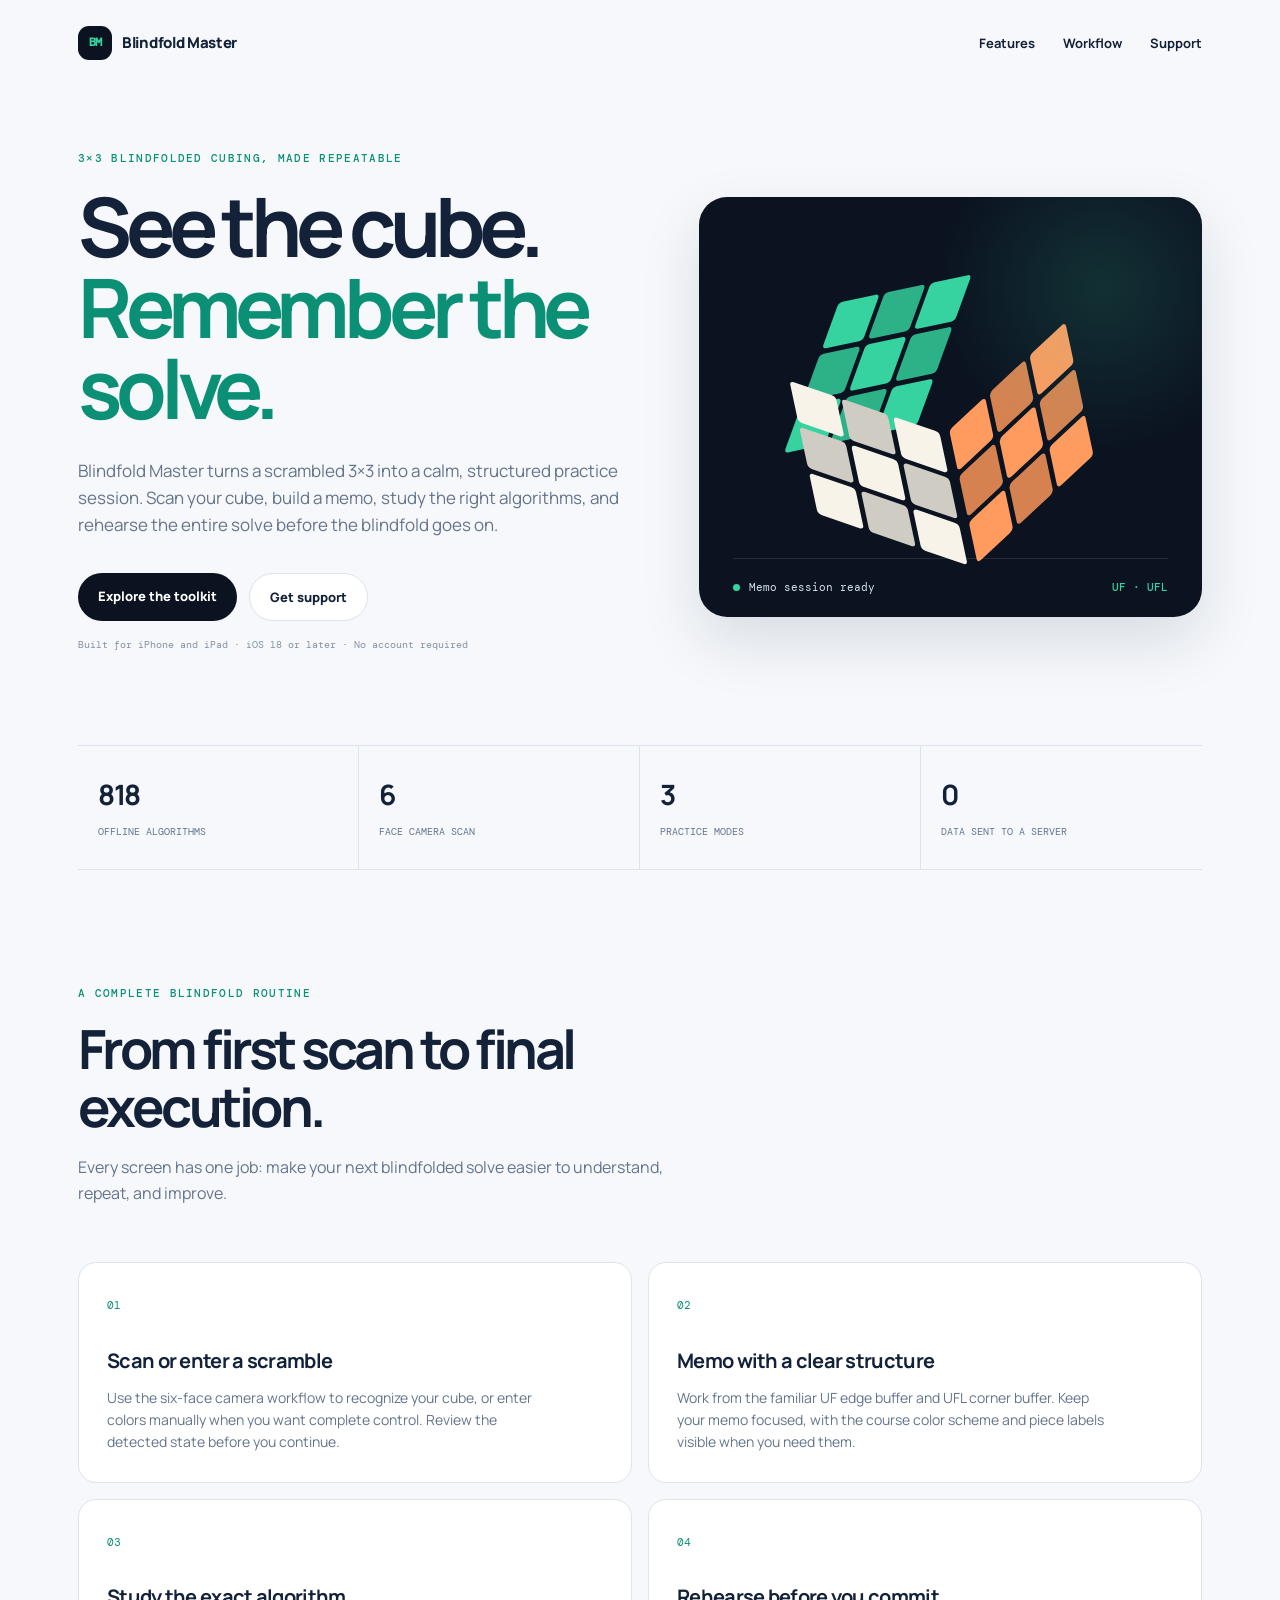
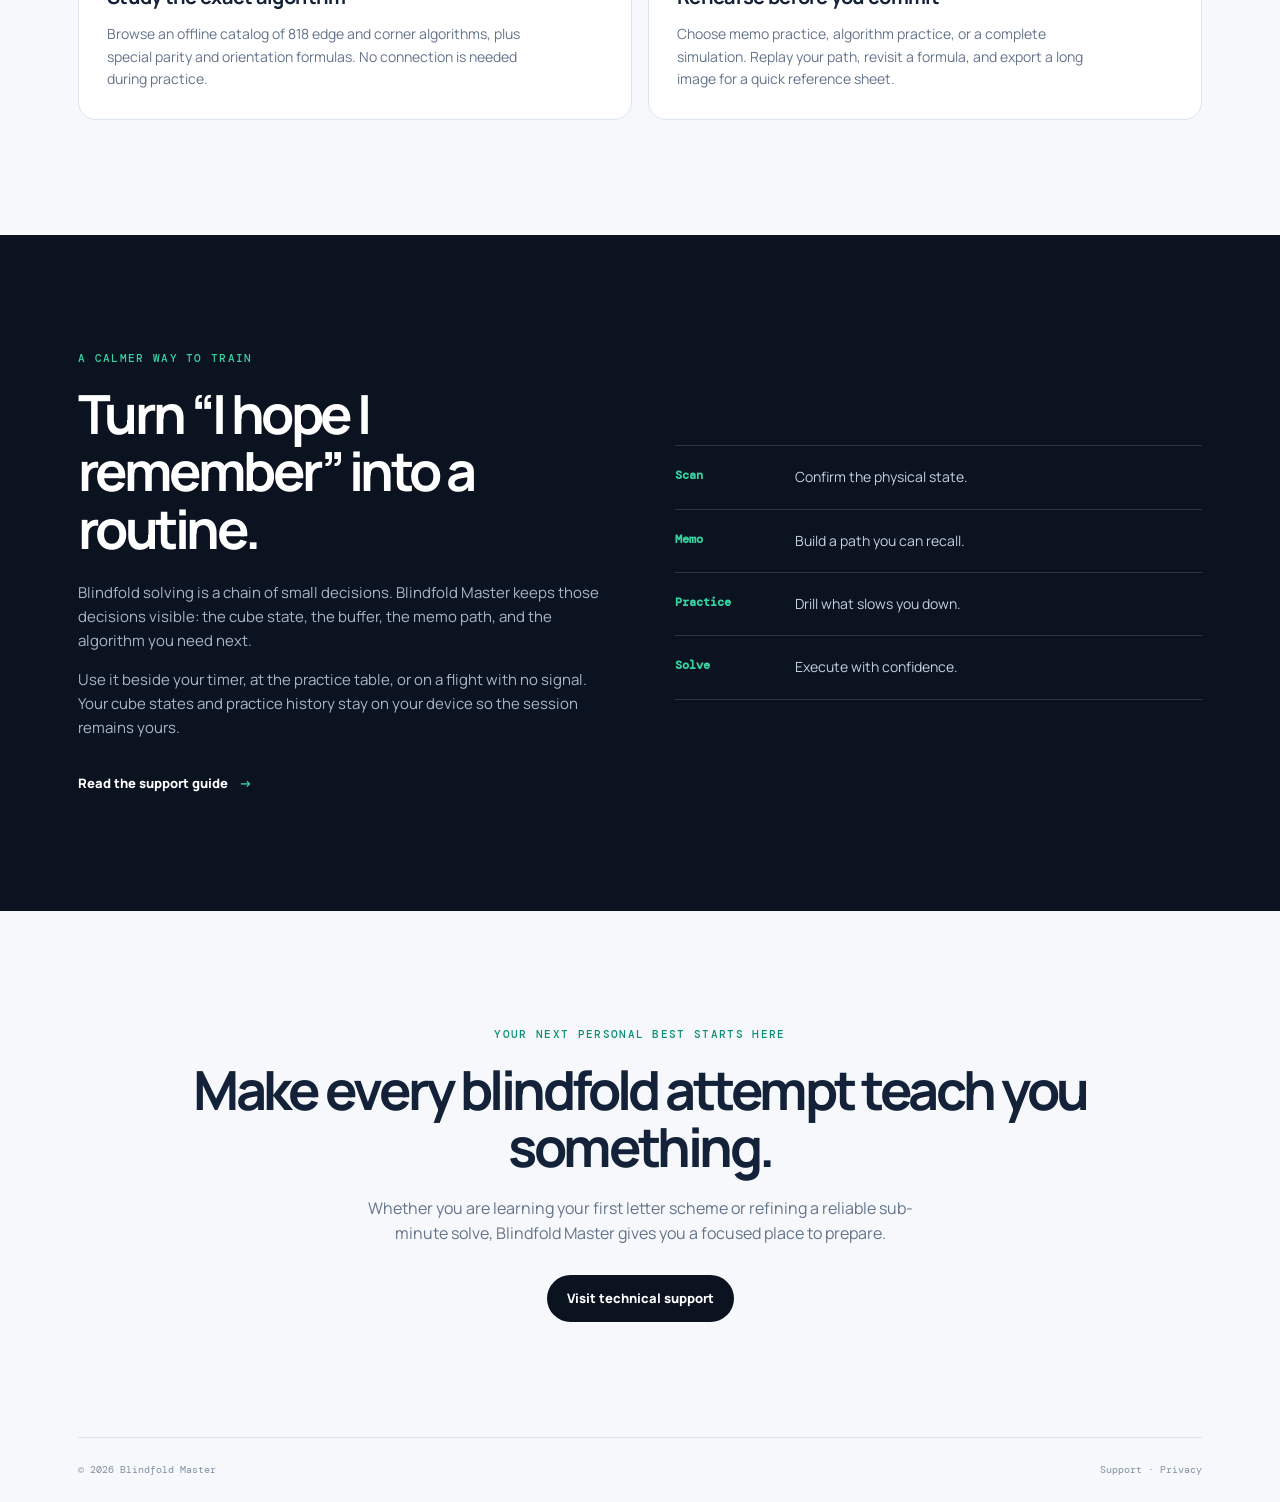
<file: index.html>
<!doctype html>
<html lang="en">
<head>
  <meta charset="utf-8">
  <meta name="viewport" content="width=device-width, initial-scale=1">
  <meta name="description" content="Blindfold Master is a focused iOS trainer for 3×3 blindfolded cubing: scan, memo, practice, and solve with confidence.">
  <meta name="theme-color" content="#0b1220">
  <title>Blindfold Master — Master 3×3 Blindfold Solving</title>
  <link rel="stylesheet" href="styles.css">
</head>
<body>
  <header class="site-header">
    <a class="brand" href="./" aria-label="Blindfold Master home"><span class="brand-mark">BM</span><span>Blindfold Master</span></a>
    <nav aria-label="Primary navigation"><a href="#features">Features</a><a href="#workflow">Workflow</a><a href="support/">Support</a></nav>
  </header>

  <main>
    <section class="hero">
      <div class="hero-copy">
        <p class="eyebrow">3×3 blindfolded cubing, made repeatable</p>
        <h1>See the cube.<br><em>Remember the solve.</em></h1>
        <p class="lede">Blindfold Master turns a scrambled 3×3 into a calm, structured practice session. Scan your cube, build a memo, study the right algorithms, and rehearse the entire solve before the blindfold goes on.</p>
        <div class="hero-actions"><a class="button primary" href="#features">Explore the toolkit</a><a class="button secondary" href="support/">Get support</a></div>
        <p class="microcopy">Built for iPhone and iPad · iOS 18 or later · No account required</p>
      </div>
      <div class="hero-card" aria-label="Blindfold Master workflow preview">
        <div class="cube-orbit"><div class="cube-face face-top"><i></i><i></i><i></i><i></i><i></i><i></i><i></i><i></i><i></i></div><div class="cube-face face-front"><i></i><i></i><i></i><i></i><i></i><i></i><i></i><i></i><i></i></div><div class="cube-face face-right"><i></i><i></i><i></i><i></i><i></i><i></i><i></i><i></i><i></i></div></div>
        <div class="hero-card-caption"><span class="status-dot"></span><span>Memo session ready</span><strong>UF · UFL</strong></div>
      </div>
    </section>

    <section class="stats" aria-label="At a glance"><div><strong>818</strong><span>offline algorithms</span></div><div><strong>6</strong><span>face camera scan</span></div><div><strong>3</strong><span>practice modes</span></div><div><strong>0</strong><span>data sent to a server</span></div></section>

    <section id="features" class="section">
      <div class="section-heading"><p class="eyebrow">A complete blindfold routine</p><h2>From first scan to final execution.</h2><p>Every screen has one job: make your next blindfolded solve easier to understand, repeat, and improve.</p></div>
      <div class="feature-grid">
        <article class="feature"><span class="feature-number">01</span><h3>Scan or enter a scramble</h3><p>Use the six-face camera workflow to recognize your cube, or enter colors manually when you want complete control. Review the detected state before you continue.</p></article>
        <article class="feature"><span class="feature-number">02</span><h3>Memo with a clear structure</h3><p>Work from the familiar UF edge buffer and UFL corner buffer. Keep your memo focused, with the course color scheme and piece labels visible when you need them.</p></article>
        <article class="feature"><span class="feature-number">03</span><h3>Study the exact algorithm</h3><p>Browse an offline catalog of 818 edge and corner algorithms, plus special parity and orientation formulas. No connection is needed during practice.</p></article>
        <article class="feature"><span class="feature-number">04</span><h3>Rehearse before you commit</h3><p>Choose memo practice, algorithm practice, or a complete simulation. Replay your path, revisit a formula, and export a long image for a quick reference sheet.</p></article>
      </div>
    </section>

    <section id="workflow" class="workflow section"><div class="workflow-copy"><p class="eyebrow">A calmer way to train</p><h2>Turn “I hope I remember” into a routine.</h2><p>Blindfold solving is a chain of small decisions. Blindfold Master keeps those decisions visible: the cube state, the buffer, the memo path, and the algorithm you need next.</p><p>Use it beside your timer, at the practice table, or on a flight with no signal. Your cube states and practice history stay on your device so the session remains yours.</p><a class="text-link" href="support/">Read the support guide <span>→</span></a></div><div class="workflow-list"><div><b>Scan</b><span>Confirm the physical state.</span></div><div><b>Memo</b><span>Build a path you can recall.</span></div><div><b>Practice</b><span>Drill what slows you down.</span></div><div><b>Solve</b><span>Execute with confidence.</span></div></div></section>

    <section class="closing section"><p class="eyebrow">Your next personal best starts here</p><h2>Make every blindfold attempt teach you something.</h2><p>Whether you are learning your first letter scheme or refining a reliable sub-minute solve, Blindfold Master gives you a focused place to prepare.</p><a class="button primary" href="support/">Visit technical support</a></section>
  </main>

  <footer class="site-footer"><span>© 2026 Blindfold Master</span><span><a href="support/">Support</a> · <a href="support/privacy.html">Privacy</a></span></footer>
</body>
</html>
</file>
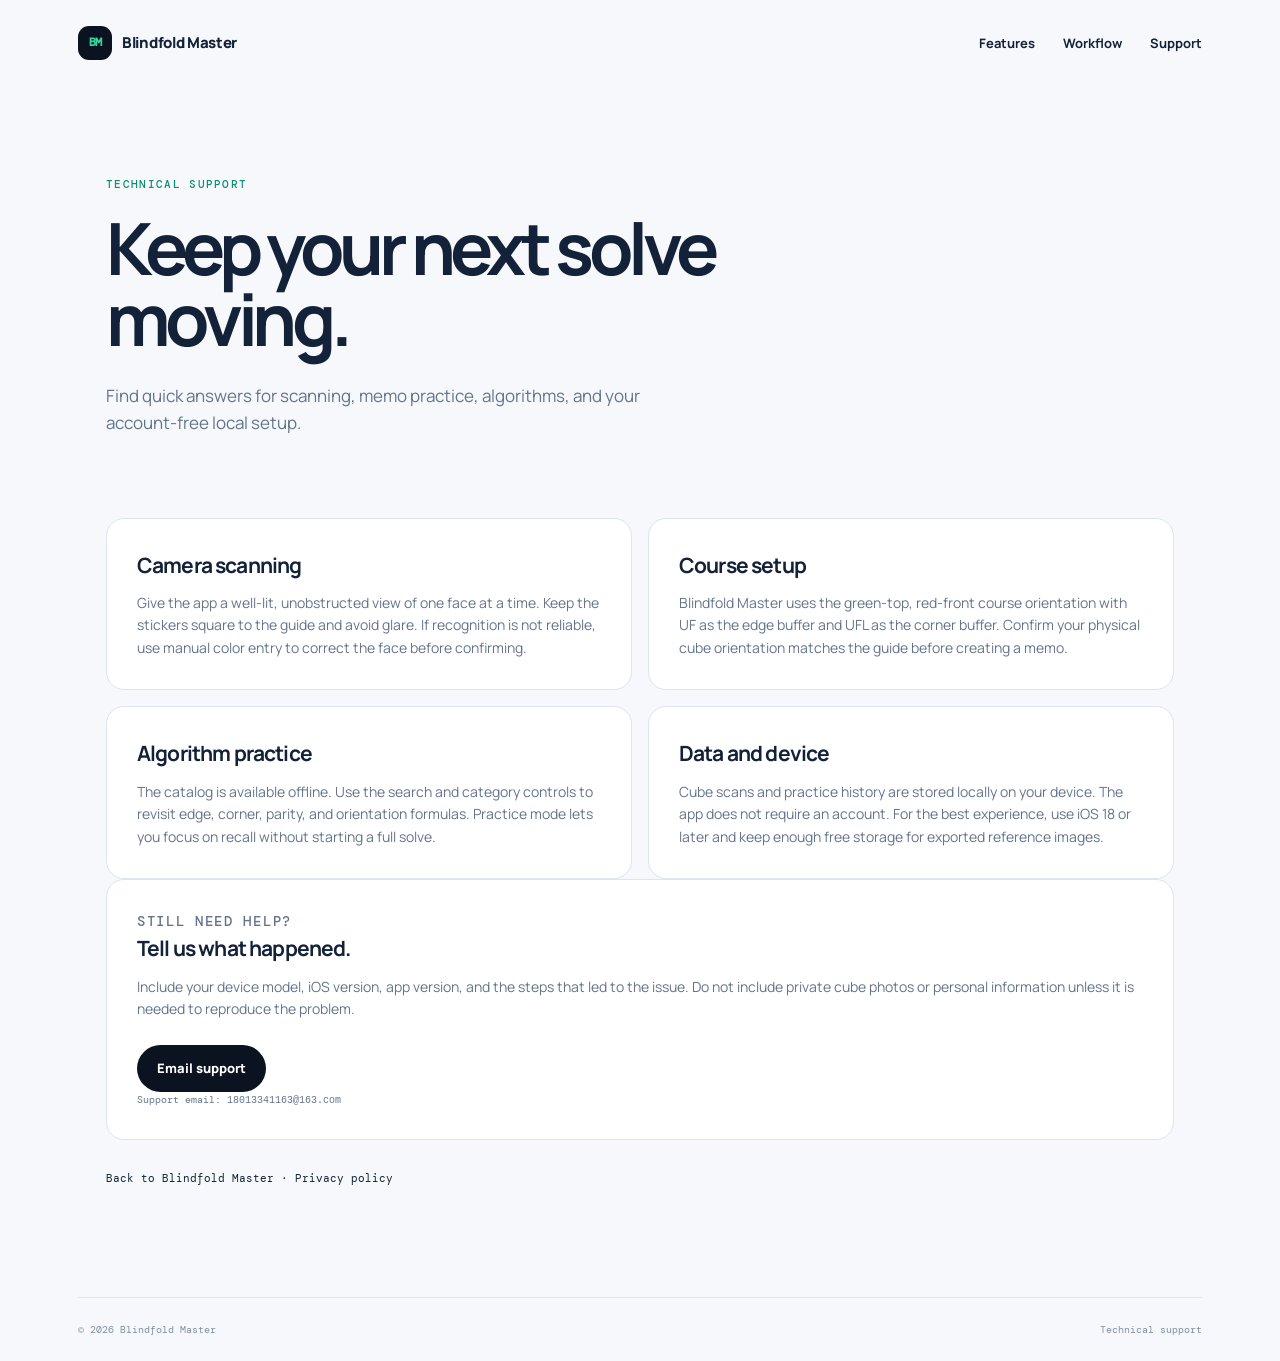
<file: support/index.html>
<!doctype html>
<html lang="en">
<head>
  <meta charset="utf-8">
  <meta name="viewport" content="width=device-width, initial-scale=1">
  <meta name="description" content="Technical support for Blindfold Master, the 3×3 blindfolded cubing trainer for iPhone and iPad.">
  <title>Support — Blindfold Master</title>
  <link rel="stylesheet" href="../styles.css">
</head>
<body>
  <header class="site-header"><a class="brand" href="../"><span class="brand-mark">BM</span><span>Blindfold Master</span></a><nav aria-label="Primary navigation"><a href="../#features">Features</a><a href="../#workflow">Workflow</a><a href="./">Support</a></nav></header>
  <main class="support-page">
    <section class="support-hero"><p class="eyebrow">Technical support</p><h1>Keep your next solve moving.</h1><p class="lede">Find quick answers for scanning, memo practice, algorithms, and your account-free local setup.</p></section>
    <section class="support-grid">
      <article class="support-card"><h2>Camera scanning</h2><p>Give the app a well-lit, unobstructed view of one face at a time. Keep the stickers square to the guide and avoid glare. If recognition is not reliable, use manual color entry to correct the face before confirming.</p></article>
      <article class="support-card"><h2>Course setup</h2><p>Blindfold Master uses the green-top, red-front course orientation with UF as the edge buffer and UFL as the corner buffer. Confirm your physical cube orientation matches the guide before creating a memo.</p></article>
      <article class="support-card"><h2>Algorithm practice</h2><p>The catalog is available offline. Use the search and category controls to revisit edge, corner, parity, and orientation formulas. Practice mode lets you focus on recall without starting a full solve.</p></article>
      <article class="support-card"><h2>Data and device</h2><p>Cube scans and practice history are stored locally on your device. The app does not require an account. For the best experience, use iOS 18 or later and keep enough free storage for exported reference images.</p></article>
    </section>
    <section class="contact-card"><p class="eyebrow">Still need help?</p><h2>Tell us what happened.</h2><p>Include your device model, iOS version, app version, and the steps that led to the issue. Do not include private cube photos or personal information unless it is needed to reproduce the problem.</p><a class="button primary" href="mailto:18013341163@163.com">Email support</a><p class="note">Support email: <code>18013341163@163.com</code></p></section>
    <p class="support-links"><a href="../">Back to Blindfold Master</a> · <a href="privacy.html">Privacy policy</a></p>
  </main>
  <footer class="site-footer"><span>© 2026 Blindfold Master</span><span>Technical support</span></footer>
</body>
</html>
</file>
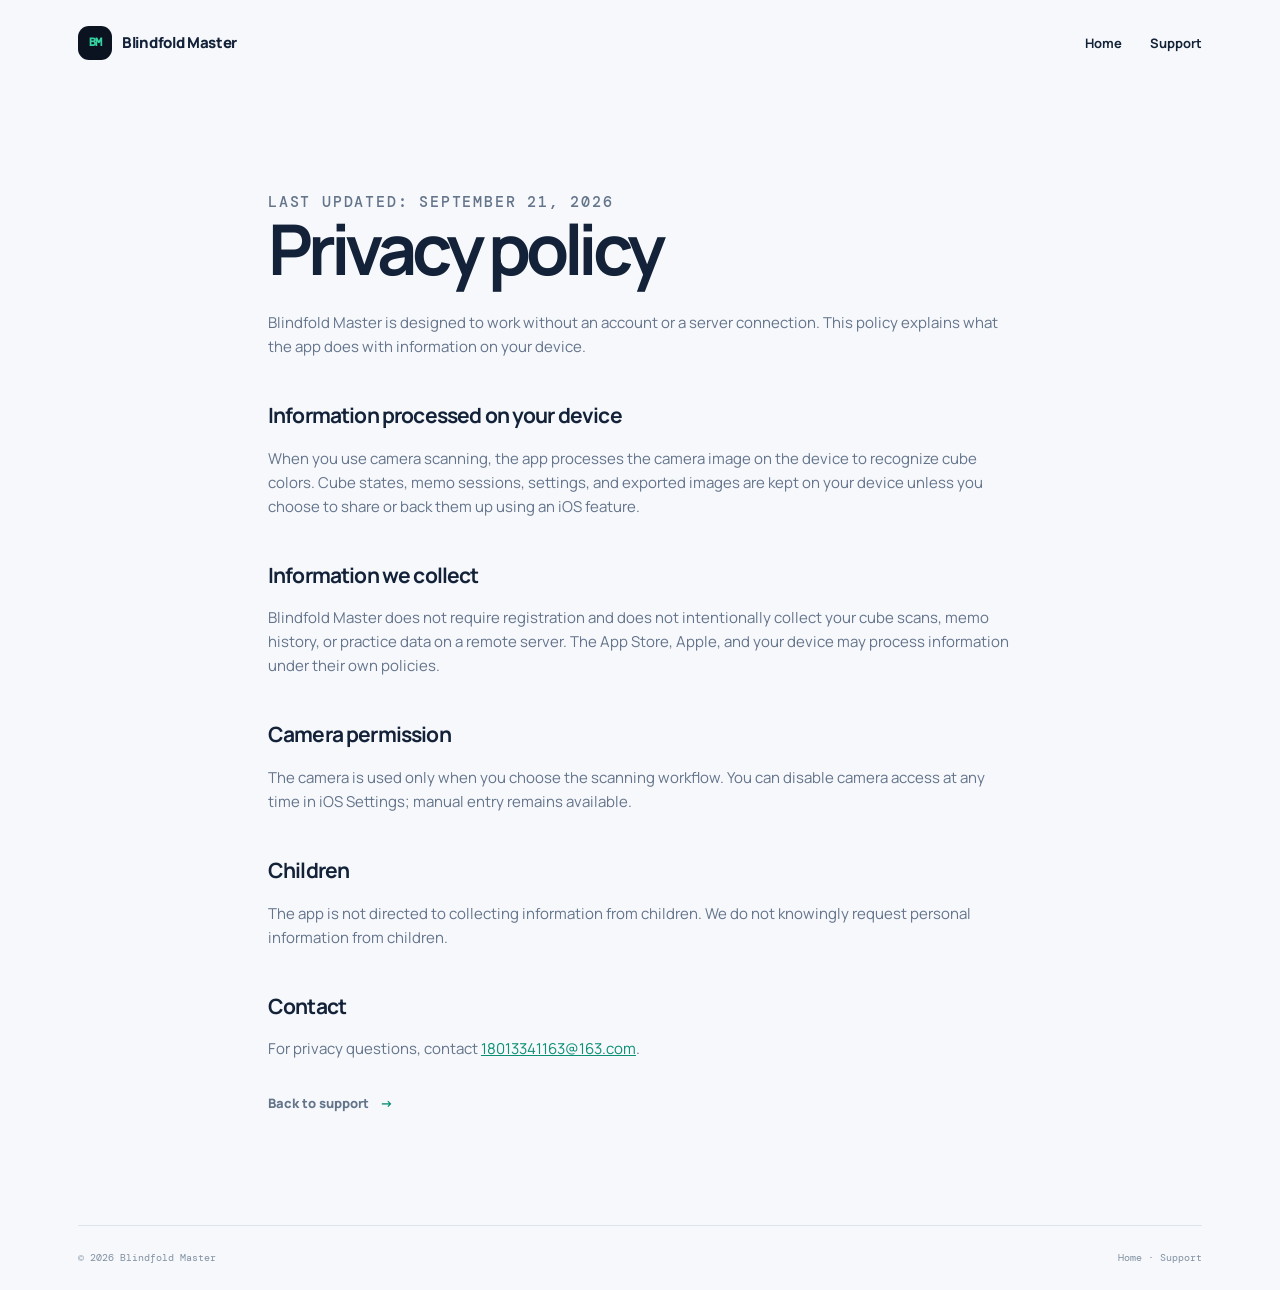
<file: support/privacy.html>
<!doctype html>
<html lang="en">
<head><meta charset="utf-8"><meta name="viewport" content="width=device-width, initial-scale=1"><meta name="description" content="Privacy policy for Blindfold Master."><title>Privacy Policy — Blindfold Master</title><link rel="stylesheet" href="../styles.css"></head>
<body>
  <header class="site-header"><a class="brand" href="../"><span class="brand-mark">BM</span><span>Blindfold Master</span></a><nav aria-label="Primary navigation"><a href="../">Home</a><a href="./">Support</a></nav></header>
  <main class="legal-page"><p class="eyebrow">Last updated: September 21, 2026</p><h1>Privacy policy</h1><p>Blindfold Master is designed to work without an account or a server connection. This policy explains what the app does with information on your device.</p><h2>Information processed on your device</h2><p>When you use camera scanning, the app processes the camera image on the device to recognize cube colors. Cube states, memo sessions, settings, and exported images are kept on your device unless you choose to share or back them up using an iOS feature.</p><h2>Information we collect</h2><p>Blindfold Master does not require registration and does not intentionally collect your cube scans, memo history, or practice data on a remote server. The App Store, Apple, and your device may process information under their own policies.</p><h2>Camera permission</h2><p>The camera is used only when you choose the scanning workflow. You can disable camera access at any time in iOS Settings; manual entry remains available.</p><h2>Children</h2><p>The app is not directed to collecting information from children. We do not knowingly request personal information from children.</p><h2>Contact</h2><p>For privacy questions, contact <a href="mailto:18013341163@163.com">18013341163@163.com</a>.</p><p><a class="text-link" href="./">Back to support <span>→</span></a></p></main>
  <footer class="site-footer"><span>© 2026 Blindfold Master</span><span><a href="../">Home</a> · <a href="./">Support</a></span></footer>
</body>
</html>
</file>
<file: styles.css>
@import url('https://fonts.googleapis.com/css2?family=DM+Mono:wght@400;500&family=Manrope:wght@400;500;600;700;800&display=swap');
:root{--ink:#132238;--muted:#64748b;--paper:#f6f8fb;--card:#fff;--line:#dce4ee;--accent:#36d3a1;--accent-deep:#0b8f75;--dark:#0b1220;--orange:#ff9b5f}*{box-sizing:border-box}html{scroll-behavior:smooth}body{margin:0;background:var(--paper);color:var(--ink);font-family:Manrope,system-ui,-apple-system,sans-serif;line-height:1.6}a{color:inherit;text-decoration:none}.site-header{align-items:center;display:flex;justify-content:space-between;margin:auto;max-width:1180px;padding:26px 28px}.brand{align-items:center;display:flex;font-size:15px;font-weight:800;gap:10px;letter-spacing:-.02em}.brand-mark{align-items:center;background:var(--dark);border-radius:11px;color:var(--accent);display:inline-flex;font-family:'DM Mono',monospace;font-size:12px;height:34px;justify-content:center;letter-spacing:-.12em;width:34px}.site-header nav{display:flex;gap:28px;font-size:13px;font-weight:700}.site-header nav a,.text-link,.support-links a{transition:color .2s ease}.site-header nav a:hover,.text-link:hover,.support-links a:hover{color:var(--accent-deep)}.hero{align-items:center;display:grid;gap:64px;grid-template-columns:1.05fr .95fr;margin:auto;max-width:1180px;min-height:610px;padding:64px 28px 82px}.eyebrow{color:var(--accent-deep);font-family:'DM Mono',monospace;font-size:11px;font-weight:500;letter-spacing:.12em;margin:0 0 18px;text-transform:uppercase}.hero h1,.support-hero h1,.legal-page h1{font-size:clamp(48px,7vw,82px);letter-spacing:-.075em;line-height:.99;margin:0 0 28px}.hero h1 em{color:var(--accent-deep);font-style:normal}.lede{color:var(--muted);font-size:17px;max-width:600px}.hero-actions{display:flex;flex-wrap:wrap;gap:12px;margin:34px 0 16px}.button{border-radius:100px;display:inline-block;font-size:13px;font-weight:800;padding:13px 20px;transition:transform .2s ease,box-shadow .2s ease}.button:hover{box-shadow:0 8px 20px #1322381c;transform:translateY(-2px)}.button.primary{background:var(--dark);color:#fff}.button.secondary{border:1px solid var(--line);background:#fff}.microcopy{color:#8491a3;font-family:'DM Mono',monospace;font-size:10px}.hero-card{background:var(--dark);border-radius:28px;box-shadow:0 24px 60px #13223820;min-height:420px;overflow:hidden;padding:34px;position:relative}.hero-card:after{background:radial-gradient(circle,var(--accent) 0,transparent 65%);content:'';height:360px;opacity:.16;position:absolute;right:-80px;top:-90px;width:360px}.cube-orbit{height:300px;position:relative;transform:rotate(-12deg);width:100%}.cube-face{display:grid;gap:5px;grid-template-columns:repeat(3,1fr);padding:6px;position:absolute}.cube-face i{border-radius:4px;display:block;height:42px;width:42px}.face-top{left:76px;top:44px;transform:skewX(-32deg) rotate(0deg);z-index:2}.face-front{left:54px;top:151px;transform:skewY(31deg);z-index:3}.face-right{left:200px;top:151px;transform:skewY(-31deg);z-index:3}.face-top i{background:var(--accent)}.face-front i{background:#f7f3e8}.face-right i{background:var(--orange)}.cube-face i:nth-child(2n){filter:brightness(.84)}.hero-card-caption{align-items:center;border-top:1px solid #ffffff1a;bottom:0;color:#d6dfec;display:flex;font-family:'DM Mono',monospace;font-size:11px;gap:9px;left:34px;padding:20px 0;position:absolute;right:34px}.hero-card-caption strong{color:var(--accent);font-weight:500;margin-left:auto}.status-dot{background:var(--accent);border-radius:50%;height:7px;width:7px}.stats{border-bottom:1px solid var(--line);border-top:1px solid var(--line);display:grid;grid-template-columns:repeat(4,1fr);margin:auto;max-width:1124px}.stats div{border-right:1px solid var(--line);padding:26px 20px}.stats div:last-child{border:0}.stats strong{display:block;font-size:28px;letter-spacing:-.05em}.stats span{color:var(--muted);font-family:'DM Mono',monospace;font-size:10px;text-transform:uppercase}.section{margin:auto;max-width:1180px;padding:115px 28px}.section-heading{max-width:630px}.section h2,.closing h2{font-size:clamp(34px,5vw,54px);letter-spacing:-.065em;line-height:1.06;margin:0 0 20px}.section-heading>p:last-child,.closing>p:not(.eyebrow){color:var(--muted);font-size:16px}.feature-grid{display:grid;gap:16px;grid-template-columns:repeat(2,1fr);margin-top:56px}.feature{background:var(--card);border:1px solid var(--line);border-radius:18px;padding:28px}.feature-number{color:var(--accent-deep);font-family:'DM Mono',monospace;font-size:11px}.feature h3{font-size:20px;letter-spacing:-.035em;margin:28px 0 10px}.feature p{color:var(--muted);font-size:14px;margin:0;max-width:440px}.workflow{align-items:center;background:var(--dark);color:#fff;display:grid;gap:70px;grid-template-columns:1fr 1fr;max-width:none;padding-left:max(28px,calc((100% - 1124px)/2));padding-right:max(28px,calc((100% - 1124px)/2))}.workflow-copy{max-width:530px}.workflow .eyebrow{color:var(--accent)}.workflow h2{margin-bottom:24px}.workflow-copy>p:not(.eyebrow){color:#a8b6c9;font-size:15px}.workflow-list{border-top:1px solid #ffffff24}.workflow-list div{border-bottom:1px solid #ffffff24;display:flex;gap:30px;padding:20px 0}.workflow-list b{font-family:'DM Mono',monospace;font-size:12px;color:var(--accent);width:90px}.workflow-list span{color:#c5d0df;font-size:14px}.text-link{display:inline-block;font-size:13px;font-weight:800;margin-top:18px}.text-link span{color:var(--accent-deep);margin-left:8px}.workflow .text-link{color:#fff}.workflow .text-link span{color:var(--accent)}.closing{text-align:center}.closing>p:not(.eyebrow){margin:0 auto 28px;max-width:550px}.site-footer{border-top:1px solid var(--line);color:#8190a2;display:flex;font-family:'DM Mono',monospace;font-size:10px;justify-content:space-between;margin:auto;max-width:1124px;padding:24px 0}.support-page{margin:auto;max-width:1124px;padding:90px 28px 110px}.support-hero{max-width:650px;padding-bottom:64px}.support-hero h1{font-size:clamp(48px,6vw,72px)}.support-grid{display:grid;gap:16px;grid-template-columns:repeat(2,1fr)}.support-card,.contact-card{background:var(--card);border:1px solid var(--line);border-radius:18px;padding:30px}.support-card h2,.contact-card h2,.legal-page h2{font-size:21px;letter-spacing:-.04em;margin:0 0 10px}.support-card p,.contact-card p,.legal-page p{color:var(--muted);font-size:14px;margin:0}..contact-card{margin-top:16px}.contact-card .button{margin-top:24px}.note{font-family:'DM Mono',monospace;font-size:10px!important;margin-top:16px}.support-links{font-family:'DM Mono',monospace;font-size:11px;margin:30px 0 0}.legal-page{margin:auto;max-width:800px;padding:90px 28px 110px}.legal-page h1{font-size:clamp(46px,6vw,70px)}.legal-page h2{margin-top:40px}.legal-page p{font-size:15px;margin-top:14px}.legal-page a:not(.text-link){color:var(--accent-deep);text-decoration:underline}@media(max-width:760px){.site-header{padding:20px}.site-header nav{gap:14px}.hero{display:block;min-height:auto;padding-top:56px}.hero-card{margin-top:54px}.stats{grid-template-columns:repeat(2,1fr);margin:0 20px}.stats div:nth-child(2){border-right:0}.stats div:nth-child(-n+2){border-bottom:1px solid var(--line)}.section{padding:78px 20px}.feature-grid,.support-grid,.workflow{grid-template-columns:1fr}.workflow{padding-left:20px;padding-right:20px}.workflow-list{margin-top:10px}.site-footer{margin:0 20px}.support-page,.legal-page{padding-left:20px;padding-right:20px}}
</file>
